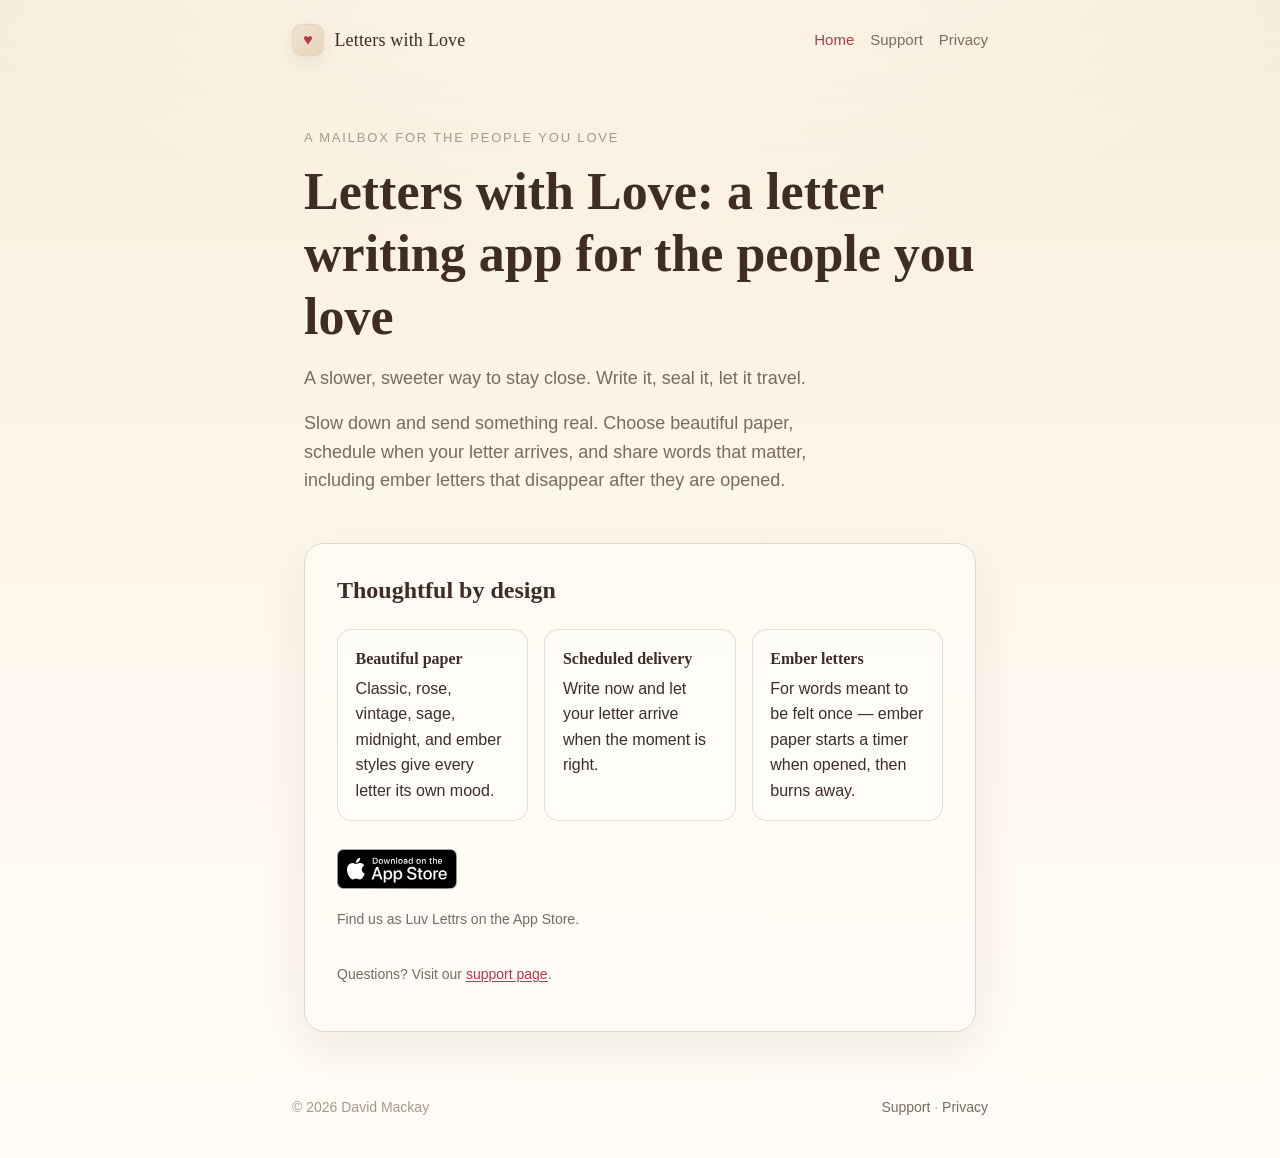
<file: index.html>
<!DOCTYPE html>
<html lang="en">
  <head>
    <meta charset="utf-8" />
    <meta name="viewport" content="width=device-width, initial-scale=1" />
    <meta name="apple-itunes-app" content="app-id=6779045724" />
    <title>Letters with Love: a letter writing app for the people you love</title>
    <meta
      name="description"
      content="Letters with Love is a letter writing app for the people you love. Choose beautiful paper, seal it with wax, schedule when it arrives, and send ember letters that burn away after reading."
    />
    <link rel="canonical" href="https://letters-with-love-web.vercel.app/" />
    <link rel="stylesheet" href="/styles.css" />
  </head>
  <body>
    <header class="site-header">
      <a class="brand" href="/">
        <span class="brand-mark" aria-hidden="true">♥</span>
        <span>Letters with Love</span>
      </a>
      <nav class="site-nav" aria-label="Site">
        <a href="/" aria-current="page">Home</a>
        <a href="/support">Support</a>
        <a href="/privacy">Privacy</a>
      </nav>
    </header>

    <main>
      <section class="hero">
        <p class="eyebrow">A mailbox for the people you love</p>
        <h1>Letters with Love: a letter writing app for the people you love</h1>
        <p class="lead">
          A slower, sweeter way to stay close. Write it, seal it, let it travel.
        </p>
        <p class="lead">
          Slow down and send something real. Choose beautiful paper, schedule when your
          letter arrives, and share words that matter, including ember letters that
          disappear after they are opened.
        </p>
      </section>

      <section class="card">
        <h2>Thoughtful by design</h2>
        <div class="feature-grid">
          <div class="feature">
            <strong>Beautiful paper</strong>
            Classic, rose, vintage, sage, midnight, and ember styles give every letter its
            own mood.
          </div>
          <div class="feature">
            <strong>Scheduled delivery</strong>
            Write now and let your letter arrive when the moment is right.
          </div>
          <div class="feature">
            <strong>Ember letters</strong>
            For words meant to be felt once — ember paper starts a timer when opened, then
            burns away.
          </div>
        </div>
        <div class="store">
          <a
            class="store-badge"
            href="https://apps.apple.com/us/app/luv-lettrs/id6779045724"
          >
            <img
              src="/images/download-on-the-app-store.svg"
              alt="Download on the App Store"
              width="119.66407"
              height="40"
            />
          </a>
          <p class="store-note">Find us as Luv Lettrs on the App Store.</p>
        </div>
        <p class="meta">
          Questions? Visit our
          <a href="/support">support page</a>.
        </p>
      </section>
    </main>

    <footer class="site-footer">
      <span>© 2026 David Mackay</span>
      <span>
        <a href="/support">Support</a>
        ·
        <a href="/privacy">Privacy</a>
      </span>
    </footer>
  </body>
</html>
</file>
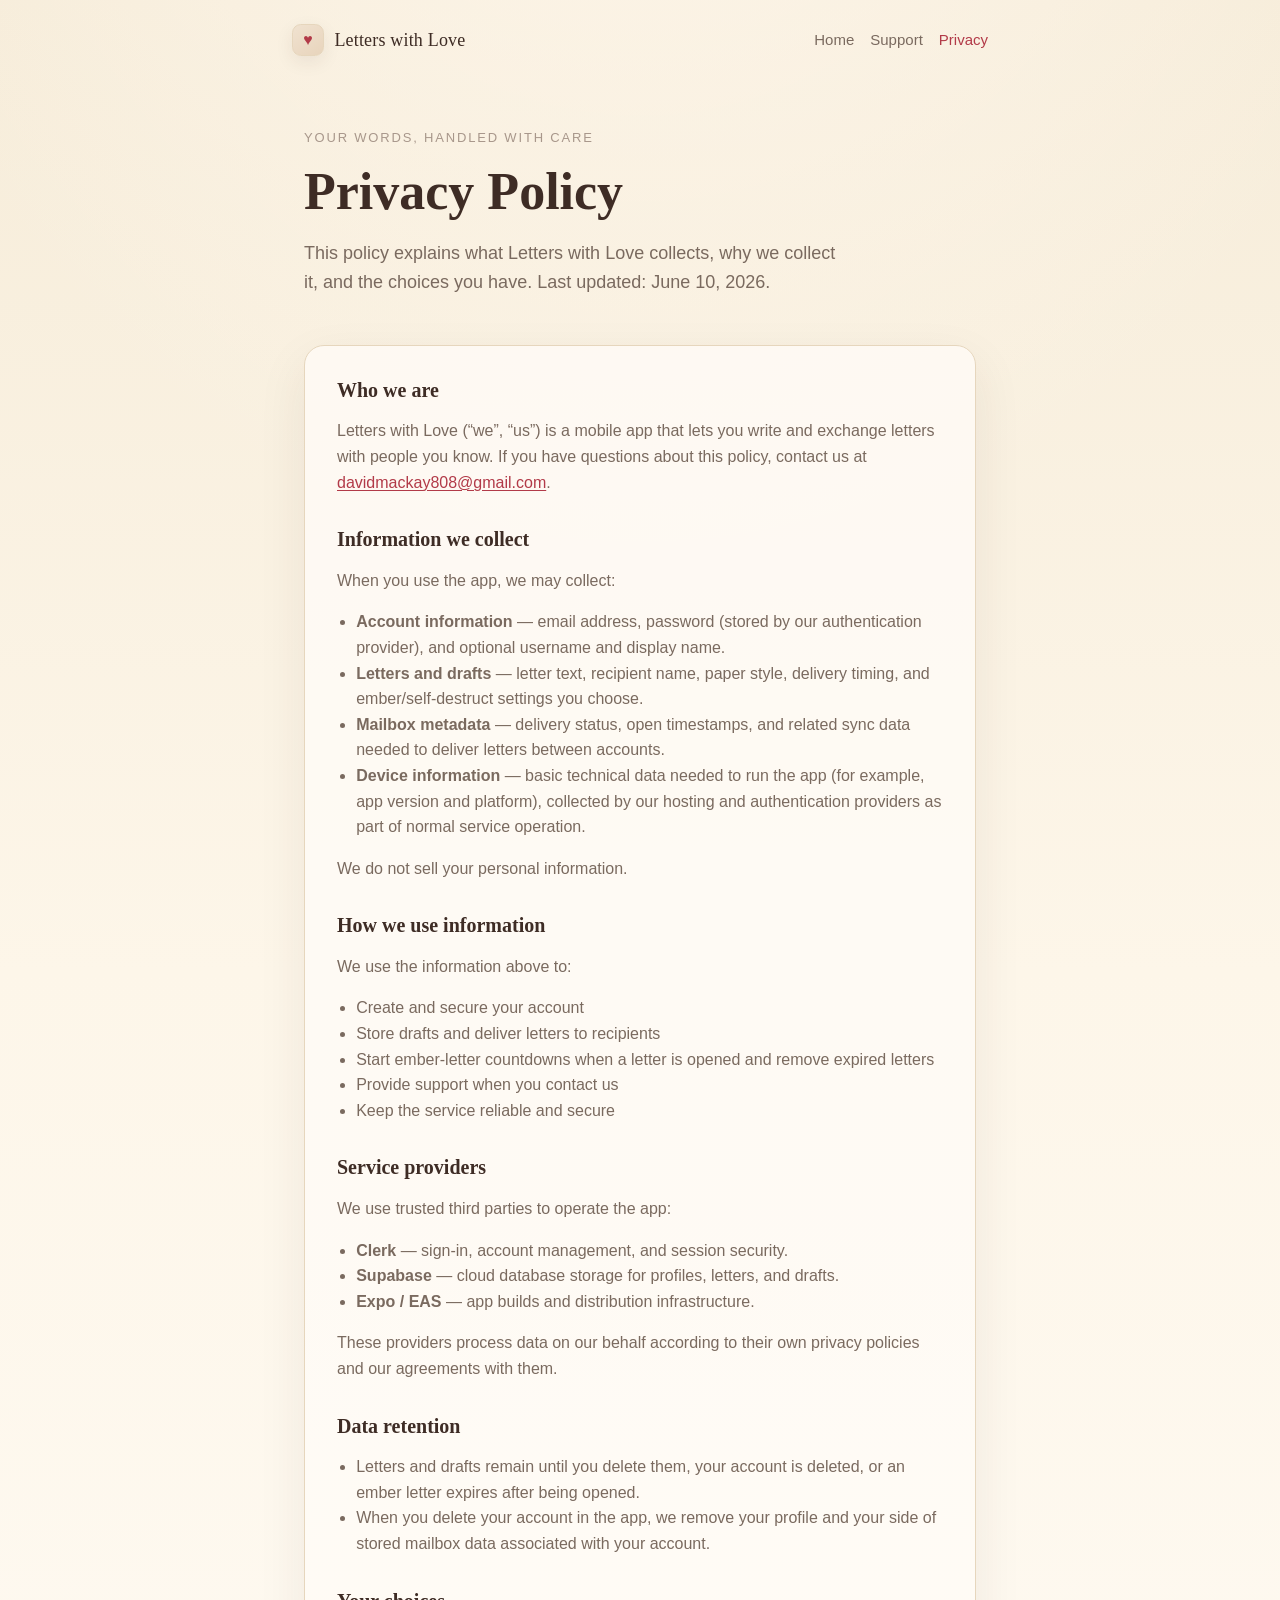
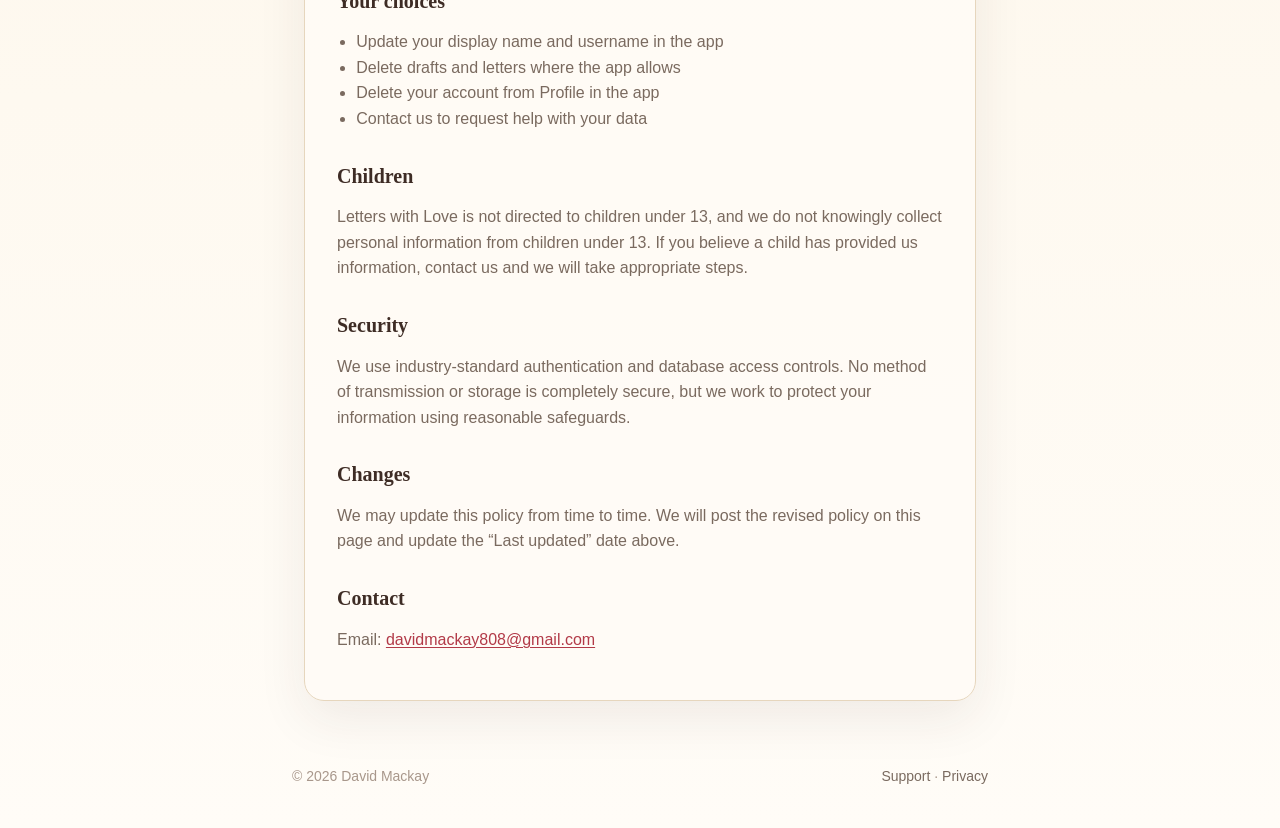
<file: privacy/index.html>
<!DOCTYPE html>
<html lang="en">
  <head>
    <meta charset="utf-8" />
    <meta name="viewport" content="width=device-width, initial-scale=1" />
    <meta name="apple-itunes-app" content="app-id=6779045724" />
    <title>Privacy | Letters with Love</title>
    <meta name="description" content="Privacy policy for Letters with Love." />
    <link rel="canonical" href="https://letters-with-love-web.vercel.app/privacy" />
    <link rel="stylesheet" href="/styles.css" />
  </head>
  <body>
    <header class="site-header">
      <a class="brand" href="/">
        <span class="brand-mark" aria-hidden="true">♥</span>
        <span>Letters with Love</span>
      </a>
      <nav class="site-nav" aria-label="Site">
        <a href="/">Home</a>
        <a href="/support">Support</a>
        <a href="/privacy" aria-current="page">Privacy</a>
      </nav>
    </header>

    <main>
      <section class="hero">
        <p class="eyebrow">Your words, handled with care</p>
        <h1>Privacy Policy</h1>
        <p class="lead">
          This policy explains what Letters with Love collects, why we collect it, and the
          choices you have. Last updated: June 10, 2026.
        </p>
      </section>

      <section class="card prose">
        <h2>Who we are</h2>
        <p>
          Letters with Love (“we”, “us”) is a mobile app that lets you write and exchange
          letters with people you know. If you have questions about this policy, contact us
          at
          <a href="mailto:davidmackay808@gmail.com">davidmackay808@gmail.com</a>.
        </p>

        <h2>Information we collect</h2>
        <p>When you use the app, we may collect:</p>
        <ul>
          <li>
            <strong>Account information</strong> — email address, password (stored by our
            authentication provider), and optional username and display name.
          </li>
          <li>
            <strong>Letters and drafts</strong> — letter text, recipient name, paper style,
            delivery timing, and ember/self-destruct settings you choose.
          </li>
          <li>
            <strong>Mailbox metadata</strong> — delivery status, open timestamps, and
            related sync data needed to deliver letters between accounts.
          </li>
          <li>
            <strong>Device information</strong> — basic technical data needed to run the
            app (for example, app version and platform), collected by our hosting and
            authentication providers as part of normal service operation.
          </li>
        </ul>
        <p>We do not sell your personal information.</p>

        <h2>How we use information</h2>
        <p>We use the information above to:</p>
        <ul>
          <li>Create and secure your account</li>
          <li>Store drafts and deliver letters to recipients</li>
          <li>Start ember-letter countdowns when a letter is opened and remove expired letters</li>
          <li>Provide support when you contact us</li>
          <li>Keep the service reliable and secure</li>
        </ul>

        <h2>Service providers</h2>
        <p>We use trusted third parties to operate the app:</p>
        <ul>
          <li>
            <strong>Clerk</strong> — sign-in, account management, and session security.
          </li>
          <li>
            <strong>Supabase</strong> — cloud database storage for profiles, letters, and
            drafts.
          </li>
          <li>
            <strong>Expo / EAS</strong> — app builds and distribution infrastructure.
          </li>
        </ul>
        <p>
          These providers process data on our behalf according to their own privacy
          policies and our agreements with them.
        </p>

        <h2>Data retention</h2>
        <ul>
          <li>
            Letters and drafts remain until you delete them, your account is deleted, or
            an ember letter expires after being opened.
          </li>
          <li>
            When you delete your account in the app, we remove your profile and your side
            of stored mailbox data associated with your account.
          </li>
        </ul>

        <h2>Your choices</h2>
        <ul>
          <li>Update your display name and username in the app</li>
          <li>Delete drafts and letters where the app allows</li>
          <li>Delete your account from Profile in the app</li>
          <li>Contact us to request help with your data</li>
        </ul>

        <h2>Children</h2>
        <p>
          Letters with Love is not directed to children under 13, and we do not knowingly
          collect personal information from children under 13. If you believe a child has
          provided us information, contact us and we will take appropriate steps.
        </p>

        <h2>Security</h2>
        <p>
          We use industry-standard authentication and database access controls. No method
          of transmission or storage is completely secure, but we work to protect your
          information using reasonable safeguards.
        </p>

        <h2>Changes</h2>
        <p>
          We may update this policy from time to time. We will post the revised policy on
          this page and update the “Last updated” date above.
        </p>

        <h2>Contact</h2>
        <p>
          Email:
          <a href="mailto:davidmackay808@gmail.com">davidmackay808@gmail.com</a>
        </p>
      </section>
    </main>

    <footer class="site-footer">
      <span>© 2026 David Mackay</span>
      <span>
        <a href="/support">Support</a>
        ·
        <a href="/privacy">Privacy</a>
      </span>
    </footer>
  </body>
</html>
</file>
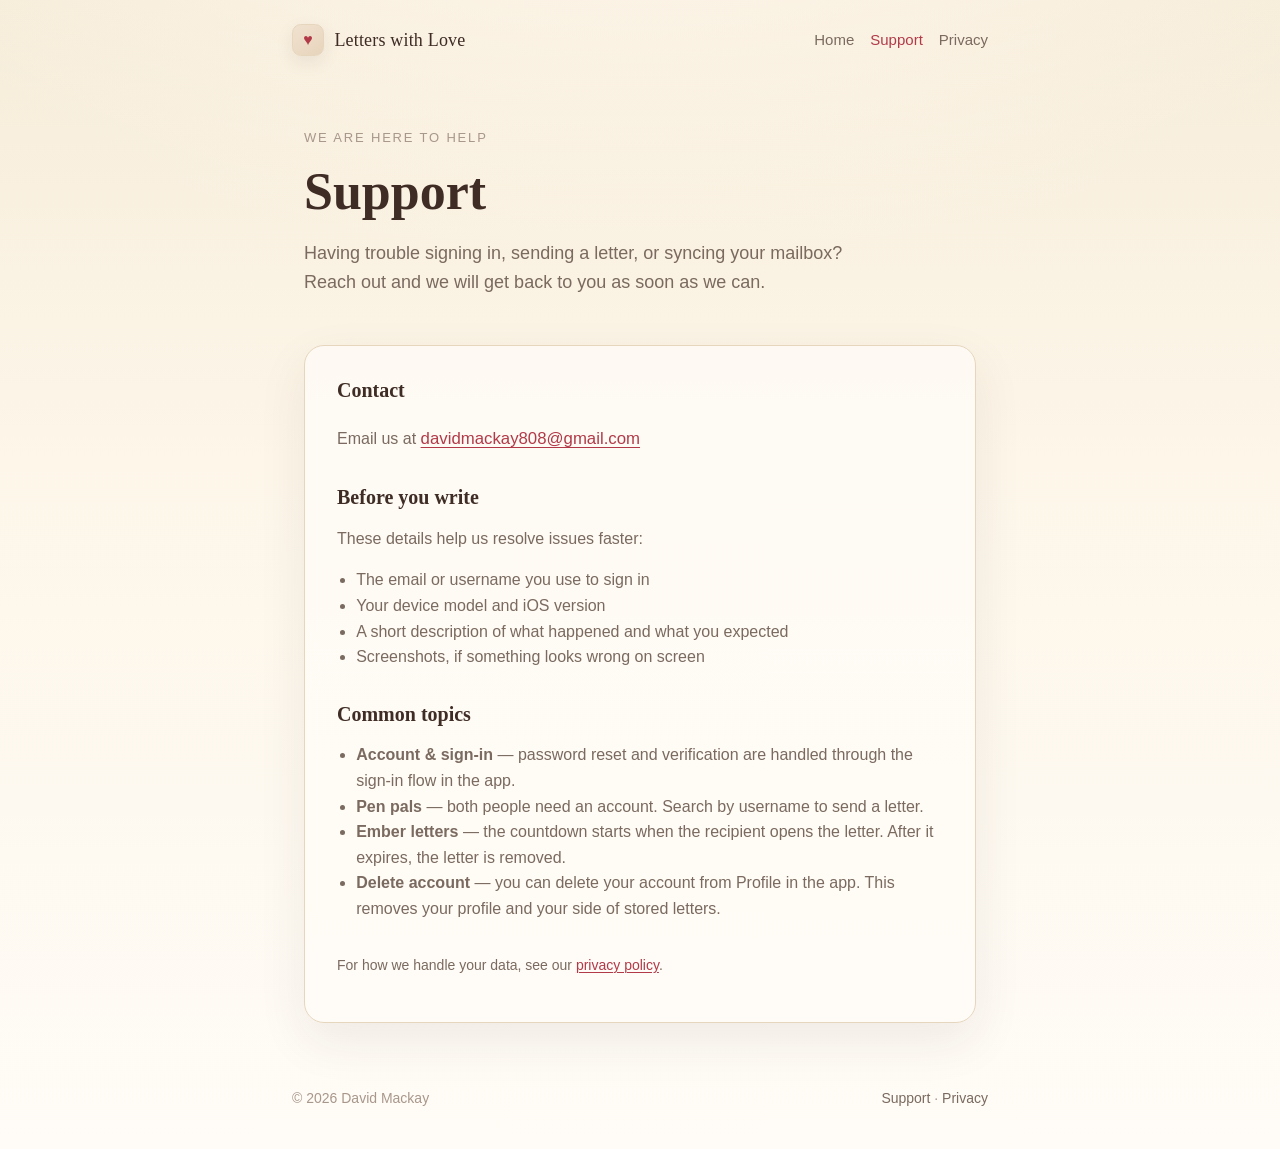
<file: support/index.html>
<!DOCTYPE html>
<html lang="en">
  <head>
    <meta charset="utf-8" />
    <meta name="viewport" content="width=device-width, initial-scale=1" />
    <meta name="apple-itunes-app" content="app-id=6779045724" />
    <title>Support | Letters with Love</title>
    <meta name="description" content="Get help with Letters with Love." />
    <link rel="canonical" href="https://letters-with-love-web.vercel.app/support" />
    <link rel="stylesheet" href="/styles.css" />
  </head>
  <body>
    <header class="site-header">
      <a class="brand" href="/">
        <span class="brand-mark" aria-hidden="true">♥</span>
        <span>Letters with Love</span>
      </a>
      <nav class="site-nav" aria-label="Site">
        <a href="/">Home</a>
        <a href="/support" aria-current="page">Support</a>
        <a href="/privacy">Privacy</a>
      </nav>
    </header>

    <main>
      <section class="hero">
        <p class="eyebrow">We are here to help</p>
        <h1>Support</h1>
        <p class="lead">
          Having trouble signing in, sending a letter, or syncing your mailbox? Reach out
          and we will get back to you as soon as we can.
        </p>
      </section>

      <section class="card prose">
        <h2>Contact</h2>
        <p>
          Email us at
          <a class="contact-link" href="mailto:davidmackay808@gmail.com"
            >davidmackay808@gmail.com</a
          >
        </p>

        <h2>Before you write</h2>
        <p>These details help us resolve issues faster:</p>
        <ul>
          <li>The email or username you use to sign in</li>
          <li>Your device model and iOS version</li>
          <li>A short description of what happened and what you expected</li>
          <li>Screenshots, if something looks wrong on screen</li>
        </ul>

        <h2>Common topics</h2>
        <ul>
          <li>
            <strong>Account &amp; sign-in</strong> — password reset and verification are
            handled through the sign-in flow in the app.
          </li>
          <li>
            <strong>Pen pals</strong> — both people need an account. Search by username to
            send a letter.
          </li>
          <li>
            <strong>Ember letters</strong> — the countdown starts when the recipient opens
            the letter. After it expires, the letter is removed.
          </li>
          <li>
            <strong>Delete account</strong> — you can delete your account from Profile in
            the app. This removes your profile and your side of stored letters.
          </li>
        </ul>

        <p class="meta">
          For how we handle your data, see our
          <a href="/privacy">privacy policy</a>.
        </p>
      </section>
    </main>

    <footer class="site-footer">
      <span>© 2026 David Mackay</span>
      <span>
        <a href="/support">Support</a>
        ·
        <a href="/privacy">Privacy</a>
      </span>
    </footer>
  </body>
</html>
</file>
<file: styles.css>
:root {
  --parchment: #fffcf7;
  --paper: #fdf6e9;
  --cream: #f6ecd9;
  --ink: #3e2c25;
  --ink-soft: #7a6a5f;
  --ink-faint: #a8978b;
  --rose: #b23a48;
  --rose-deep: #8e2733;
  --gold: #c8a24b;
  --border: #e6d6bd;
  --shadow: rgba(62, 44, 37, 0.08);
  --max: 42rem;
  --font-serif: "Iowan Old Style", "Palatino Linotype", Palatino, "Book Antiqua", Georgia, serif;
  --font-sans: -apple-system, BlinkMacSystemFont, "Segoe UI", Roboto, Helvetica, Arial, sans-serif;
}

*,
*::before,
*::after {
  box-sizing: border-box;
}

html {
  scroll-behavior: smooth;
}

body {
  margin: 0;
  min-height: 100vh;
  color: var(--ink);
  background:
    radial-gradient(ellipse 120% 80% at 50% -20%, #fff8ee 0%, transparent 55%),
    linear-gradient(180deg, var(--cream) 0%, var(--paper) 40%, var(--parchment) 100%);
  font-family: var(--font-sans);
  line-height: 1.6;
}

a {
  color: var(--rose);
  text-decoration-thickness: 1px;
  text-underline-offset: 0.15em;
}

a:hover {
  color: var(--rose-deep);
}

.site-header {
  max-width: calc(var(--max) + 4rem);
  margin: 0 auto;
  padding: 1.5rem 1.25rem 0;
  display: flex;
  align-items: center;
  justify-content: space-between;
  gap: 1rem;
}

.brand {
  display: inline-flex;
  align-items: center;
  gap: 0.65rem;
  color: var(--ink);
  text-decoration: none;
  font-family: var(--font-serif);
  font-size: 1.125rem;
  letter-spacing: 0.01em;
}

.brand-mark {
  width: 2rem;
  height: 2rem;
  border-radius: 0.55rem;
  background: linear-gradient(145deg, #f0e2d0, #e8d4bc);
  border: 1px solid var(--border);
  box-shadow: 0 6px 18px var(--shadow);
  display: grid;
  place-items: center;
  color: var(--rose);
  font-size: 1rem;
}

.site-nav {
  display: flex;
  flex-wrap: wrap;
  gap: 0.35rem 1rem;
  font-size: 0.9375rem;
}

.site-nav a {
  color: var(--ink-soft);
  text-decoration: none;
}

.site-nav a:hover,
.site-nav a[aria-current="page"] {
  color: var(--rose);
}

main {
  max-width: calc(var(--max) + 4rem);
  margin: 0 auto;
  padding: 2rem 1.25rem 4rem;
}

.hero {
  max-width: var(--max);
  margin: 0 auto;
  padding: 2.5rem 0 1rem;
}

.eyebrow {
  margin: 0 0 0.75rem;
  font-size: 0.8125rem;
  letter-spacing: 0.14em;
  text-transform: uppercase;
  color: var(--ink-faint);
}

h1,
h2,
h3 {
  font-family: var(--font-serif);
  font-weight: 600;
  line-height: 1.2;
  color: var(--ink);
}

h1 {
  margin: 0 0 1rem;
  font-size: clamp(2.25rem, 6vw, 3.25rem);
}

.lead {
  margin: 0;
  max-width: 34rem;
  font-size: 1.125rem;
  color: var(--ink-soft);
}

.lead + .lead {
  margin-top: 1rem;
}

.card {
  max-width: var(--max);
  margin: 2rem auto 0;
  padding: 2rem;
  background: rgba(255, 252, 247, 0.82);
  border: 1px solid var(--border);
  border-radius: 1.25rem;
  box-shadow: 0 18px 50px var(--shadow);
}

.card h2 {
  margin-top: 0;
  font-size: 1.5rem;
}

.card p,
.card li {
  color: var(--ink-soft);
}

.card ul {
  padding-left: 1.2rem;
}

.feature-grid {
  display: grid;
  gap: 1rem;
  margin-top: 1.5rem;
}

.feature {
  padding: 1rem 1.1rem;
  border-radius: 0.9rem;
  background: rgba(255, 255, 255, 0.45);
  border: 1px solid rgba(230, 214, 189, 0.8);
}

.feature strong {
  display: block;
  margin-bottom: 0.25rem;
  color: var(--ink);
  font-family: var(--font-serif);
}

.meta {
  margin-top: 2rem;
  font-size: 0.875rem;
  color: var(--ink-faint);
}

.store {
  margin-top: 1.75rem;
}

.store-badge {
  display: inline-block;
  line-height: 0;
}

.store-badge img {
  display: block;
  height: 40px;
  width: auto;
}

.store-badge:focus-visible {
  outline: 2px solid var(--rose);
  outline-offset: 4px;
}

.store-note {
  margin: 0.75rem 0 0;
  max-width: 34rem;
  font-size: 0.875rem;
  color: var(--ink-soft);
}

.site-footer {
  max-width: calc(var(--max) + 4rem);
  margin: 0 auto;
  padding: 0 1.25rem 2.5rem;
  display: flex;
  flex-wrap: wrap;
  gap: 0.75rem 1.5rem;
  justify-content: space-between;
  font-size: 0.875rem;
  color: var(--ink-faint);
}

.site-footer a {
  color: var(--ink-soft);
  text-decoration: none;
}

.site-footer a:hover {
  color: var(--rose);
}

.prose h2 {
  margin-top: 2rem;
  font-size: 1.25rem;
}

.prose h2:first-child {
  margin-top: 0;
}

.prose p,
.prose li {
  color: var(--ink-soft);
}

.contact-link {
  display: inline-flex;
  align-items: center;
  gap: 0.35rem;
  margin-top: 0.5rem;
  font-size: 1.05rem;
  font-weight: 500;
}

@media (min-width: 720px) {
  .feature-grid {
    grid-template-columns: repeat(3, minmax(0, 1fr));
  }
}
</file>
